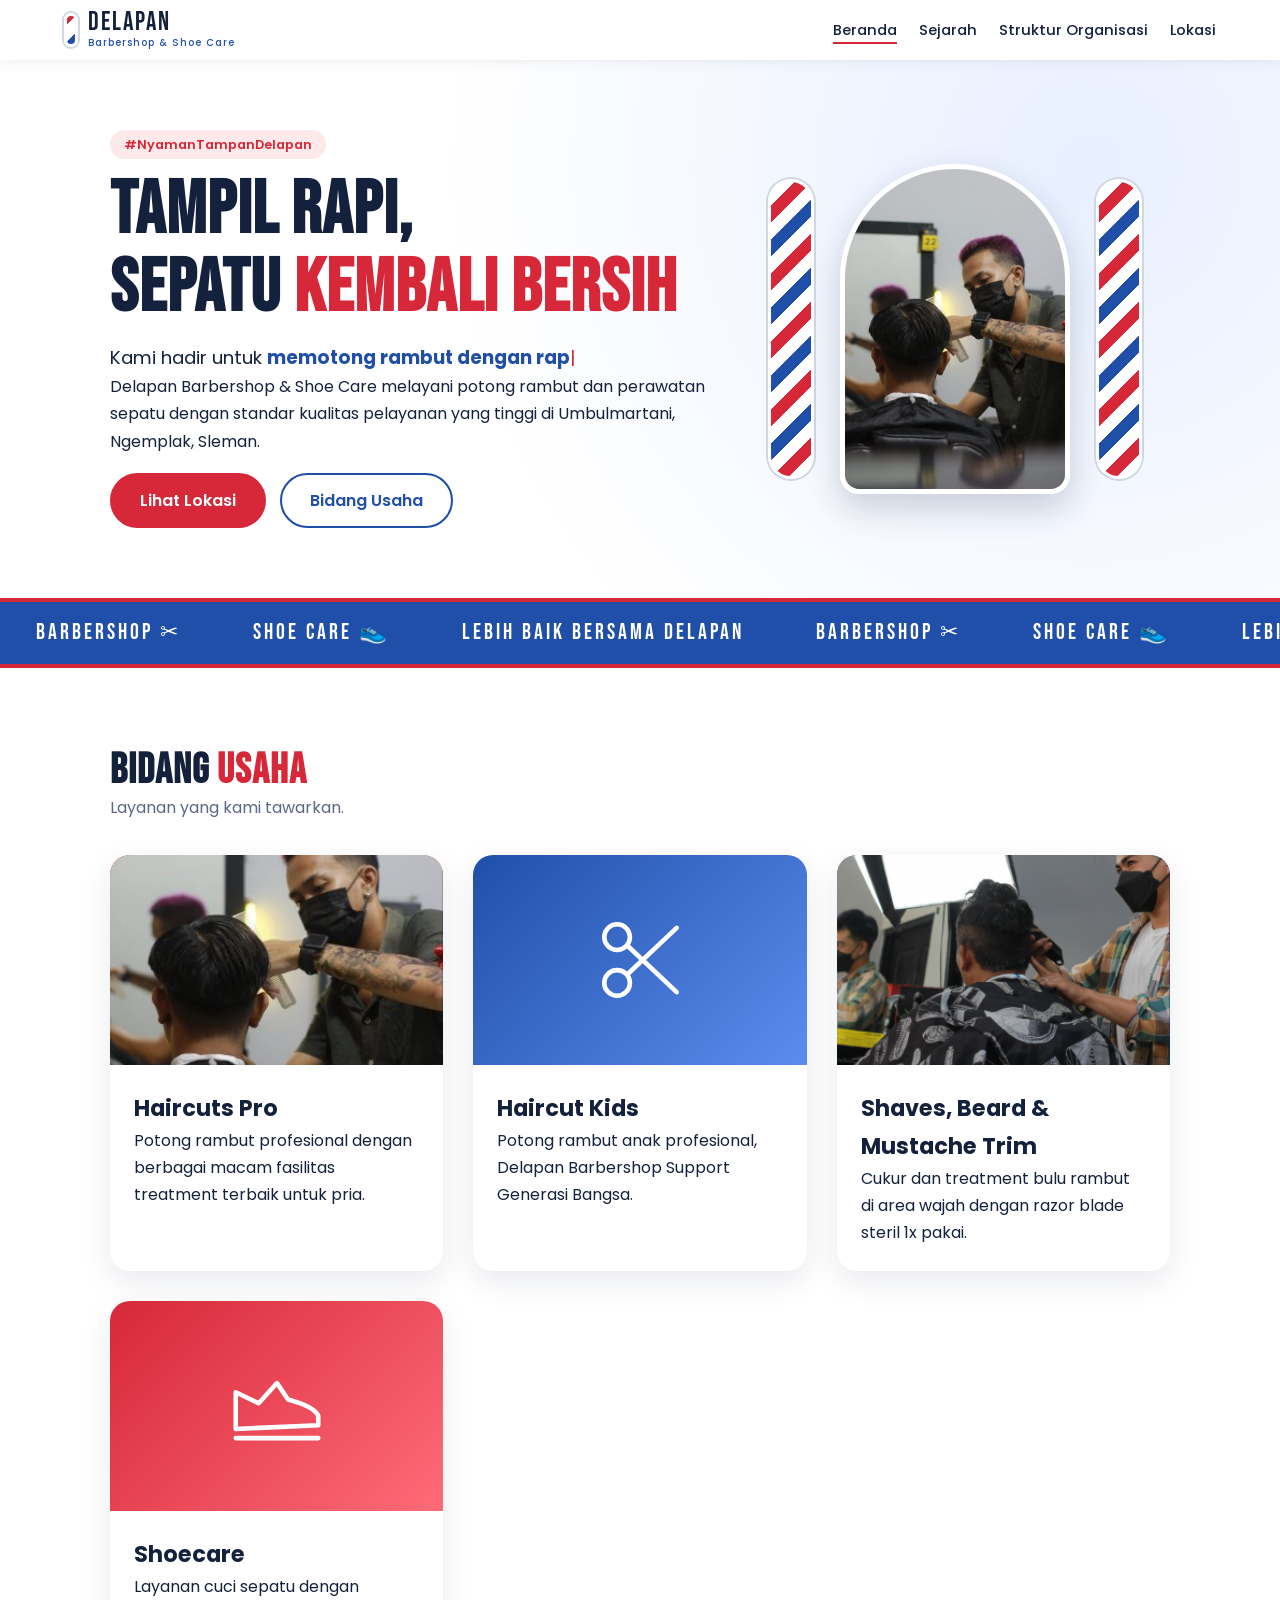
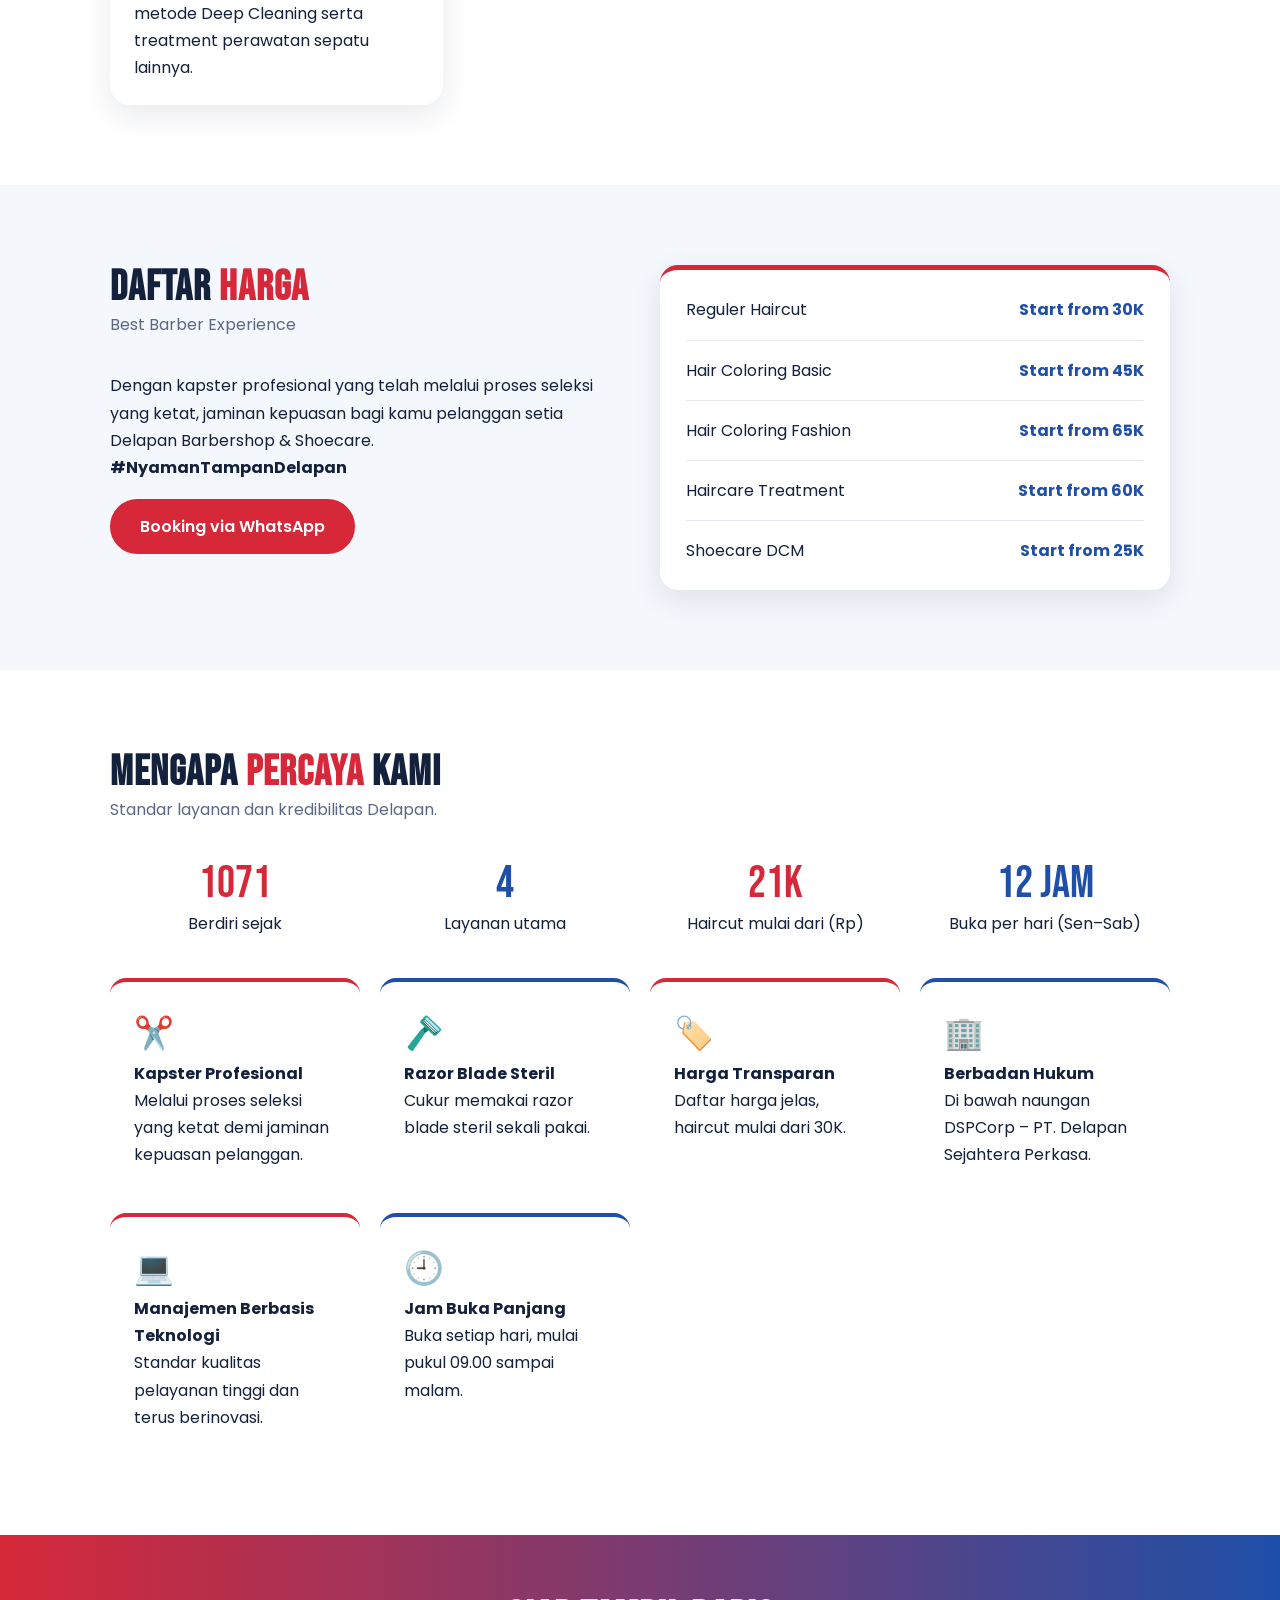
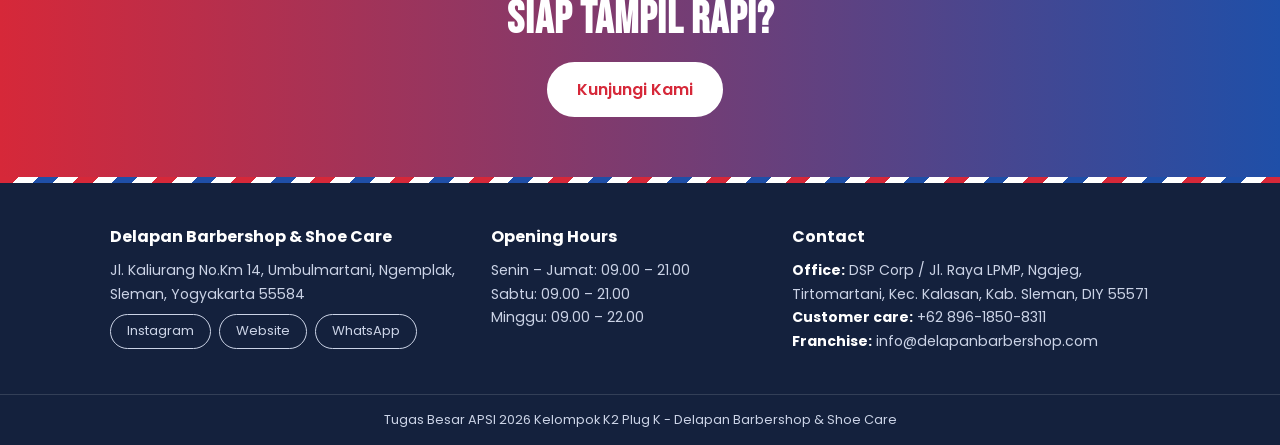
<file: index.html>
<!DOCTYPE html>
<html lang="id"><head><meta charset="UTF-8"><meta name="viewport" content="width=device-width,initial-scale=1">
<title>Beranda | Delapan Barbershop & Shoe Care</title>
<link rel="preconnect" href="https://fonts.googleapis.com">
<link href="https://fonts.googleapis.com/css2?family=Poppins:wght@400;500;600&family=Bebas+Neue&display=swap" rel="stylesheet">
<link rel="stylesheet" href="css/style.css"></head><body>
<div id="progress"></div>
<header><a class="logo" href="index.html"><i class="pole sm"></i><span>DELAPAN<small>Barbershop & Shoe Care</small></span></a>
<button id="menu" aria-label="Menu">☰</button><nav id="nav"><a href="index.html" class=active>Beranda</a><a href="sejarah.html">Sejarah</a><a href="struktur.html">Struktur Organisasi</a><a href="lokasi.html">Lokasi</a></nav></header>

<section class="hero"><div class="wrap hgrid"><div>
<span class="tag rv">#NyamanTampanDelapan</span>
<h1 class="rv">Tampil Rapi, <br>Sepatu <em>Kembali Bersih</em></h1>
<p class="typed rv">Kami hadir untuk <b id="typed"></b><span class="cur">|</span></p>
<p class="rv">Delapan Barbershop & Shoe Care melayani potong rambut dan perawatan sepatu dengan standar kualitas pelayanan yang tinggi di Umbulmartani, Ngemplak, Sleman.</p>
<div class="rv"><a class="btn" href="lokasi.html">Lihat Lokasi</a> <a class="btn ghost" href="#usaha">Bidang Usaha</a></div></div>
<div class="polebox rv"><i class="pole big"></i><img class="himg" src="images/barber1.png" alt="Kapster Delapan Barbershop"><i class="pole big"></i></div></div></section>
<div class="marquee"><div><span>BARBERSHOP ✂</span><span>SHOE CARE 👟</span><span>LEBIH BAIK BERSAMA DELAPAN</span><span>BARBERSHOP ✂</span><span>SHOE CARE 👟</span><span>LEBIH BAIK BERSAMA DELAPAN</span></div></div>
<section id="usaha" class="sec"><div class="wrap"><h2 class="rv">Bidang <em>Usaha</em></h2><p class="sub rv">Layanan yang kami tawarkan.</p>
<div class="cards">
<article class="card rv"><div class="art red"><img src="images/barber1.png" alt="Haircuts Pro" onerror="this.remove()"><svg viewBox="0 0 120 120" fill="none" stroke="#fff" stroke-width="5" stroke-linecap="round" stroke-linejoin="round"><circle cx="35" cy="85" r="14"/><circle cx="35" cy="35" r="14"/><path d="M47 45 100 95M47 75 100 25"/></svg></div><div class="cb"><h3>Haircuts Pro</h3><p>Potong rambut profesional dengan berbagai macam fasilitas treatment terbaik untuk pria.</p></div></article>
<article class="card rv"><div class="art blue"><svg viewBox="0 0 120 120" fill="none" stroke="#fff" stroke-width="5" stroke-linecap="round" stroke-linejoin="round"><circle cx="35" cy="85" r="14"/><circle cx="35" cy="35" r="14"/><path d="M47 45 100 95M47 75 100 25"/></svg></div><div class="cb"><h3>Haircut Kids</h3><p>Potong rambut anak profesional, Delapan Barbershop Support Generasi Bangsa.</p></div></article>
<article class="card rv"><div class="art blue"><img src="images/barber3.png" alt="Shaves, Beard & Mustache Trim" onerror="this.remove()"><svg viewBox="0 0 120 120" fill="none" stroke="#fff" stroke-width="5" stroke-linecap="round" stroke-linejoin="round"><path d="M15 70h70l20-20H35z"/><path d="M85 70v10H25"/></svg></div><div class="cb"><h3>Shaves, Beard & Mustache Trim</h3><p>Cukur dan treatment bulu rambut di area wajah dengan razor blade steril 1x pakai.</p></div></article>
<article class="card rv"><div class="art red"><svg viewBox="0 0 120 120" fill="none" stroke="#fff" stroke-width="5" stroke-linecap="round" stroke-linejoin="round"><path d="M15 85V45l25 12 20-22 12 18c15 4 30 10 33 18v10z"/><path d="M15 95h90"/></svg></div><div class="cb"><h3>Shoecare</h3><p>Layanan cuci sepatu dengan metode Deep Cleaning serta treatment perawatan sepatu lainnya.</p></div></article>
</div></div></section>
<section class="sec soft"><div class="wrap two"><div class="rv"><h2>Daftar <em>Harga</em></h2><p class="sub">Best Barber Experience</p>
<p>Dengan kapster profesional yang telah melalui proses seleksi yang ketat, jaminan kepuasan bagi kamu pelanggan setia Delapan Barbershop & Shoecare.</p><p><b>#NyamanTampanDelapan</b></p><a class="btn" target="_blank" href="https://wa.me/6289618508311">Booking via WhatsApp</a></div>
<ul class="price rv"><li><span>Reguler Haircut</span><i></i><b>Start from 30K</b></li><li><span>Hair Coloring Basic</span><i></i><b>Start from 45K</b></li><li><span>Hair Coloring Fashion</span><i></i><b>Start from 65K</b></li><li><span>Haircare Treatment</span><i></i><b>Start from 60K</b></li><li><span>Shoecare DCM</span><i></i><b>Start from 25K</b></li></ul></div></section>
<section class="sec"><div class="wrap"><h2 class="rv">Mengapa <em>Percaya</em> Kami</h2><p class="sub rv">Standar layanan dan kredibilitas Delapan.</p>
<div class="stats rv"><div><b data-count="2019">0</b><span>Berdiri sejak</span></div><div><b data-count="4">0</b><span>Layanan utama</span></div><div><b data-count="30" data-s="K">0</b><span>Haircut mulai dari (Rp)</span></div><div><b data-count="12" data-s=" jam">0</b><span>Buka per hari (Sen–Sab)</span></div></div>
<div class="trust"><div class="t rv"><i>✂️</i><h4>Kapster Profesional</h4><p>Melalui proses seleksi yang ketat demi jaminan kepuasan pelanggan.</p></div><div class="t rv"><i>🪒</i><h4>Razor Blade Steril</h4><p>Cukur memakai razor blade steril sekali pakai.</p></div><div class="t rv"><i>🏷️</i><h4>Harga Transparan</h4><p>Daftar harga jelas, haircut mulai dari 30K.</p></div><div class="t rv"><i>🏢</i><h4>Berbadan Hukum</h4><p>Di bawah naungan DSPCorp – PT. Delapan Sejahtera Perkasa.</p></div><div class="t rv"><i>💻</i><h4>Manajemen Berbasis Teknologi</h4><p>Standar kualitas pelayanan tinggi dan terus berinovasi.</p></div><div class="t rv"><i>🕘</i><h4>Jam Buka Panjang</h4><p>Buka setiap hari, mulai pukul 09.00 sampai malam.</p></div></div></div></section>
<section class="cta"><div class="wrap rv"><h2>Siap tampil rapi?</h2><a class="btn light" href="lokasi.html">Kunjungi Kami</a></div></section>
<footer><div class="bar"></div><div class="wrap fgrid">
<div><b>Delapan Barbershop & Shoe Care</b><p>Jl. Kaliurang No.Km 14, Umbulmartani, Ngemplak, Sleman, Yogyakarta 55584</p><p class="soc"><a target="_blank" href="https://www.instagram.com/delapanbarbershop.co">Instagram</a><a target="_blank" href="https://delapanbarbershop.com/">Website</a><a target="_blank" href="https://wa.me/6289618508311">WhatsApp</a></p></div>
<div><b>Opening Hours</b><p>Senin – Jumat: 09.00 – 21.00<br>Sabtu: 09.00 – 21.00<br>Minggu: 09.00 – 22.00</p></div>
<div><b>Contact</b><p><b>Office:</b> DSP Corp / Jl. Raya LPMP, Ngajeg, Tirtomartani, Kec. Kalasan, Kab. Sleman, DIY 55571<br><b>Customer care:</b> <a href="https://wa.me/6289618508311" target="_blank">+62 896-1850-8311</a><br><b>Franchise:</b> <a href="mailto:info@delapanbarbershop.com">info@delapanbarbershop.com</a></p></div></div>
<p class="copy">Tugas Besar APSI 2026 Kelompok K2 Plug K - Delapan Barbershop &amp; Shoe Care</p></footer>
<script src="js/script.js"></script></body></html>
</file>
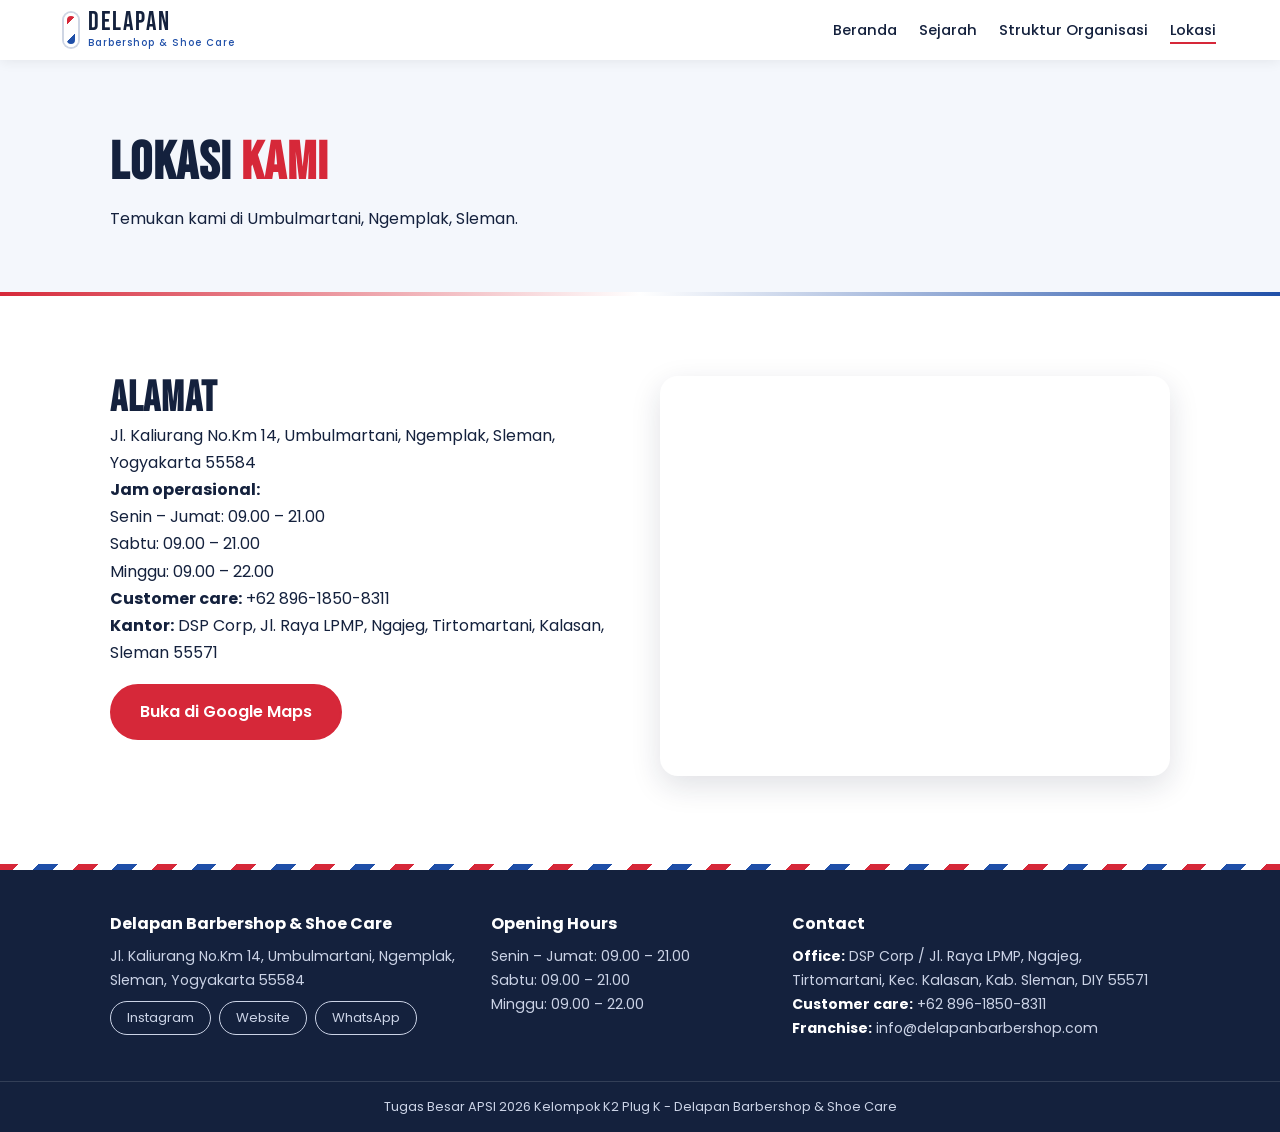
<file: lokasi.html>
<!DOCTYPE html>
<html lang="id"><head><meta charset="UTF-8"><meta name="viewport" content="width=device-width,initial-scale=1">
<title>Lokasi | Delapan Barbershop & Shoe Care</title>
<link rel="preconnect" href="https://fonts.googleapis.com">
<link href="https://fonts.googleapis.com/css2?family=Poppins:wght@400;500;600&family=Bebas+Neue&display=swap" rel="stylesheet">
<link rel="stylesheet" href="css/style.css"></head><body>
<div id="progress"></div>
<header><a class="logo" href="index.html"><i class="pole sm"></i><span>DELAPAN<small>Barbershop & Shoe Care</small></span></a>
<button id="menu" aria-label="Menu">☰</button><nav id="nav"><a href="index.html">Beranda</a><a href="sejarah.html">Sejarah</a><a href="struktur.html">Struktur Organisasi</a><a href="lokasi.html" class=active>Lokasi</a></nav></header>
<section class="phero"><div class="wrap"><h1 class="rv">Lokasi <em>Kami</em></h1><p class="rv">Temukan kami di Umbulmartani, Ngemplak, Sleman.</p></div></section>
<section class="sec"><div class="wrap two"><div class="rv"><h2>Alamat</h2><p>Jl. Kaliurang No.Km 14, Umbulmartani, Ngemplak, Sleman, Yogyakarta 55584</p>
<p><b>Jam operasional:</b><br>Senin – Jumat: 09.00 – 21.00<br>Sabtu: 09.00 – 21.00<br>Minggu: 09.00 – 22.00</p>
<p><b>Customer care:</b> <a href="https://wa.me/6289618508311" target="_blank">+62 896-1850-8311</a><br><b>Kantor:</b> DSP Corp, Jl. Raya LPMP, Ngajeg, Tirtomartani, Kalasan, Sleman 55571</p>
<a class="btn" target="_blank" href="https://www.google.com/maps/search/?api=1&query=Delapan+Barbershop+Shoe+Care+Sombomerten+Maguwoharjo">Buka di Google Maps</a></div>
<div class="map rv"><iframe loading="lazy" title="Peta" src="https://www.google.com/maps?q=Jl.+Kaliurang+No.Km+14,+Umbulmartani,+Ngemplak,+Sleman,+Yogyakarta+55584&output=embed"></iframe></div></div></section>
<footer><div class="bar"></div><div class="wrap fgrid">
<div><b>Delapan Barbershop & Shoe Care</b><p>Jl. Kaliurang No.Km 14, Umbulmartani, Ngemplak, Sleman, Yogyakarta 55584</p><p class="soc"><a target="_blank" href="https://www.instagram.com/delapanbarbershop.co">Instagram</a><a target="_blank" href="https://delapanbarbershop.com/">Website</a><a target="_blank" href="https://wa.me/6289618508311">WhatsApp</a></p></div>
<div><b>Opening Hours</b><p>Senin – Jumat: 09.00 – 21.00<br>Sabtu: 09.00 – 21.00<br>Minggu: 09.00 – 22.00</p></div>
<div><b>Contact</b><p><b>Office:</b> DSP Corp / Jl. Raya LPMP, Ngajeg, Tirtomartani, Kec. Kalasan, Kab. Sleman, DIY 55571<br><b>Customer care:</b> <a href="https://wa.me/6289618508311" target="_blank">+62 896-1850-8311</a><br><b>Franchise:</b> <a href="mailto:info@delapanbarbershop.com">info@delapanbarbershop.com</a></p></div></div>
<p class="copy">Tugas Besar APSI 2026 Kelompok K2 Plug K - Delapan Barbershop &amp; Shoe Care</p></footer>
<script src="js/script.js"></script></body></html>
</file>
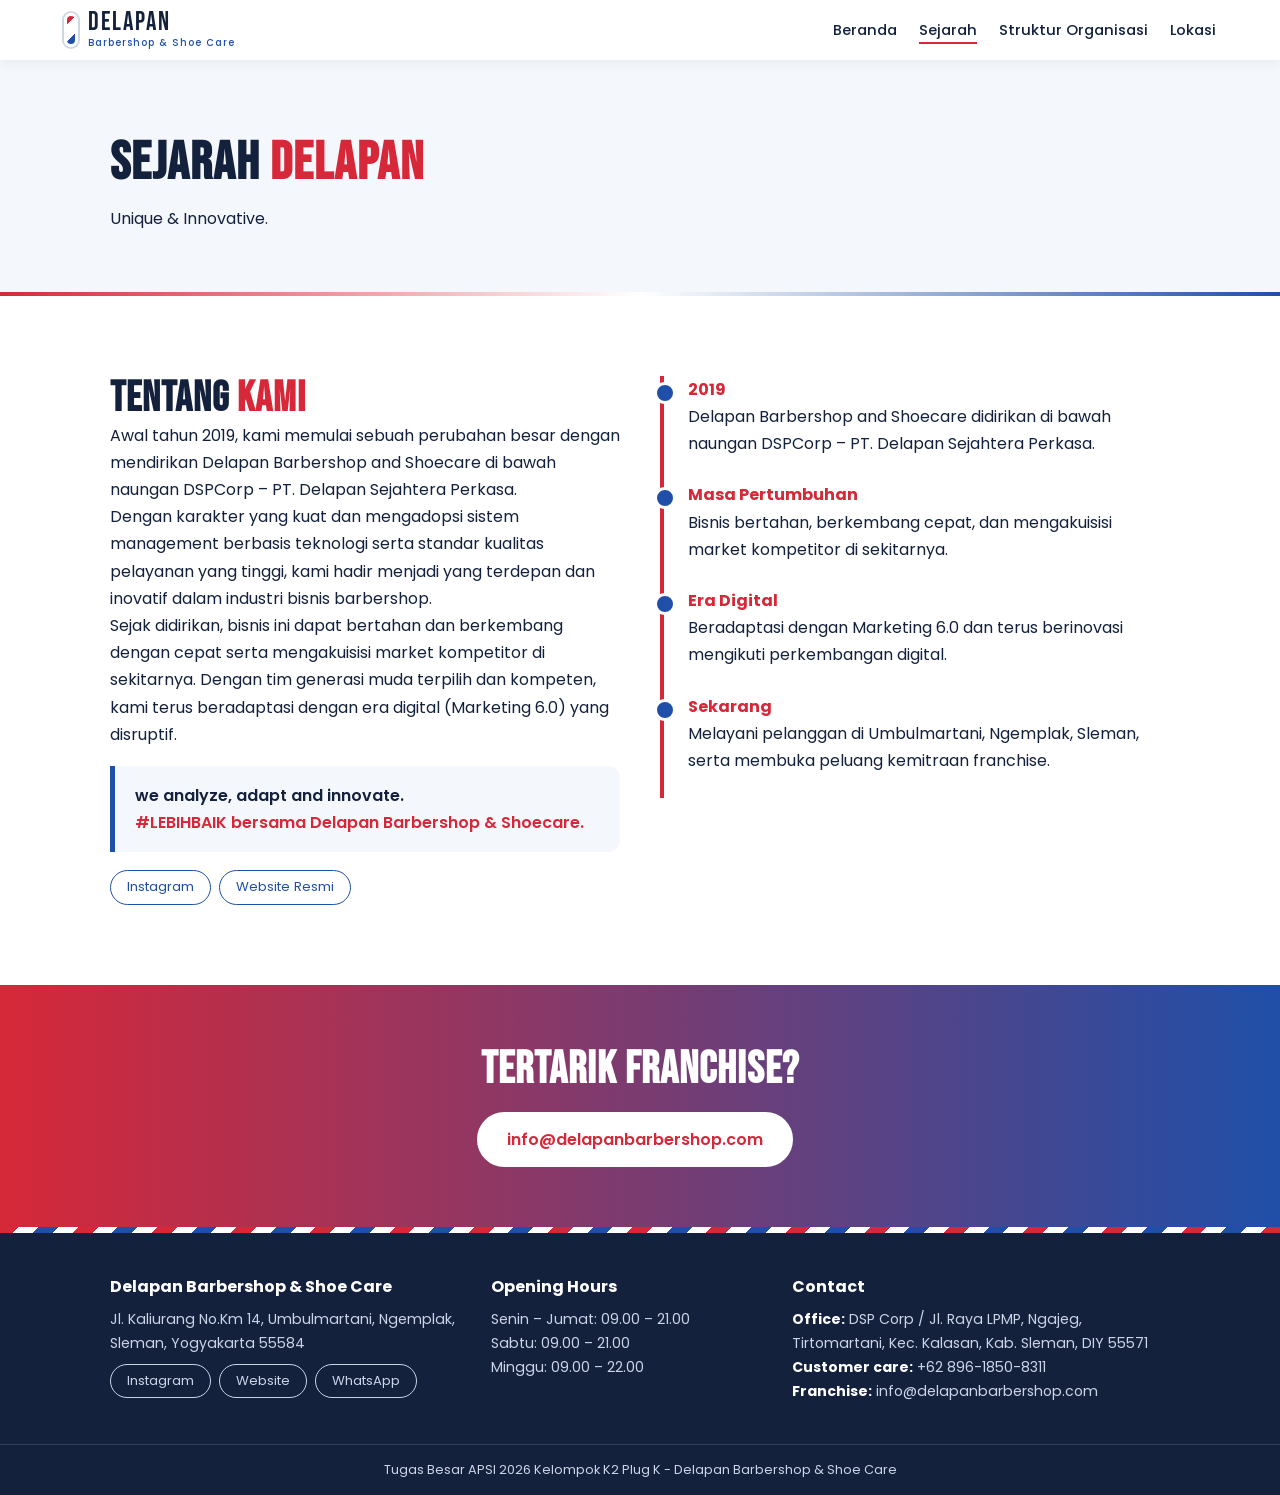
<file: sejarah.html>
<!DOCTYPE html>
<html lang="id"><head><meta charset="UTF-8"><meta name="viewport" content="width=device-width,initial-scale=1">
<title>Sejarah | Delapan Barbershop & Shoe Care</title>
<link rel="preconnect" href="https://fonts.googleapis.com">
<link href="https://fonts.googleapis.com/css2?family=Poppins:wght@400;500;600&family=Bebas+Neue&display=swap" rel="stylesheet">
<link rel="stylesheet" href="css/style.css"></head><body>
<div id="progress"></div>
<header><a class="logo" href="index.html"><i class="pole sm"></i><span>DELAPAN<small>Barbershop & Shoe Care</small></span></a>
<button id="menu" aria-label="Menu">☰</button><nav id="nav"><a href="index.html">Beranda</a><a href="sejarah.html" class=active>Sejarah</a><a href="struktur.html">Struktur Organisasi</a><a href="lokasi.html">Lokasi</a></nav></header>
<section class="phero"><div class="wrap"><h1 class="rv">Sejarah <em>Delapan</em></h1><p class="rv">Unique & Innovative.</p></div></section>
<section class="sec"><div class="wrap two"><div class="rv"><h2>Tentang <em>Kami</em></h2>
<p>Awal tahun 2019, kami memulai sebuah perubahan besar dengan mendirikan Delapan Barbershop and Shoecare di bawah naungan DSPCorp – PT. Delapan Sejahtera Perkasa.</p>
<p>Dengan karakter yang kuat dan mengadopsi sistem management berbasis teknologi serta standar kualitas pelayanan yang tinggi, kami hadir menjadi yang terdepan dan inovatif dalam industri bisnis barbershop.</p>
<p>Sejak didirikan, bisnis ini dapat bertahan dan berkembang dengan cepat serta mengakuisisi market kompetitor di sekitarnya. Dengan tim generasi muda terpilih dan kompeten, kami terus beradaptasi dengan era digital (Marketing 6.0) yang disruptif.</p>
<blockquote>we analyze, adapt and innovate.<br><em>#LEBIHBAIK bersama Delapan Barbershop & Shoecare.</em></blockquote>
<p class="soc"><a target="_blank" href="https://www.instagram.com/delapanbarbershop.co">Instagram</a><a target="_blank" href="https://delapanbarbershop.com/">Website Resmi</a></p></div>
<div class="timeline">
<div class="tl rv"><b>2019</b><p>Delapan Barbershop and Shoecare didirikan di bawah naungan DSPCorp – PT. Delapan Sejahtera Perkasa.</p></div>
<div class="tl rv"><b>Masa Pertumbuhan</b><p>Bisnis bertahan, berkembang cepat, dan mengakuisisi market kompetitor di sekitarnya.</p></div>
<div class="tl rv"><b>Era Digital</b><p>Beradaptasi dengan Marketing 6.0 dan terus berinovasi mengikuti perkembangan digital.</p></div>
<div class="tl rv"><b>Sekarang</b><p>Melayani pelanggan di Umbulmartani, Ngemplak, Sleman, serta membuka peluang kemitraan franchise.</p></div></div></div></section>
<section class="cta"><div class="wrap rv"><h2>Tertarik Franchise?</h2><a class="btn light" href="mailto:info@delapanbarbershop.com">info@delapanbarbershop.com</a></div></section>
<footer><div class="bar"></div><div class="wrap fgrid">
<div><b>Delapan Barbershop & Shoe Care</b><p>Jl. Kaliurang No.Km 14, Umbulmartani, Ngemplak, Sleman, Yogyakarta 55584</p><p class="soc"><a target="_blank" href="https://www.instagram.com/delapanbarbershop.co">Instagram</a><a target="_blank" href="https://delapanbarbershop.com/">Website</a><a target="_blank" href="https://wa.me/6289618508311">WhatsApp</a></p></div>
<div><b>Opening Hours</b><p>Senin – Jumat: 09.00 – 21.00<br>Sabtu: 09.00 – 21.00<br>Minggu: 09.00 – 22.00</p></div>
<div><b>Contact</b><p><b>Office:</b> DSP Corp / Jl. Raya LPMP, Ngajeg, Tirtomartani, Kec. Kalasan, Kab. Sleman, DIY 55571<br><b>Customer care:</b> <a href="https://wa.me/6289618508311" target="_blank">+62 896-1850-8311</a><br><b>Franchise:</b> <a href="mailto:info@delapanbarbershop.com">info@delapanbarbershop.com</a></p></div></div>
<p class="copy">Tugas Besar APSI 2026 Kelompok K2 Plug K - Delapan Barbershop &amp; Shoe Care</p></footer>
<script src="js/script.js"></script></body></html>
</file>
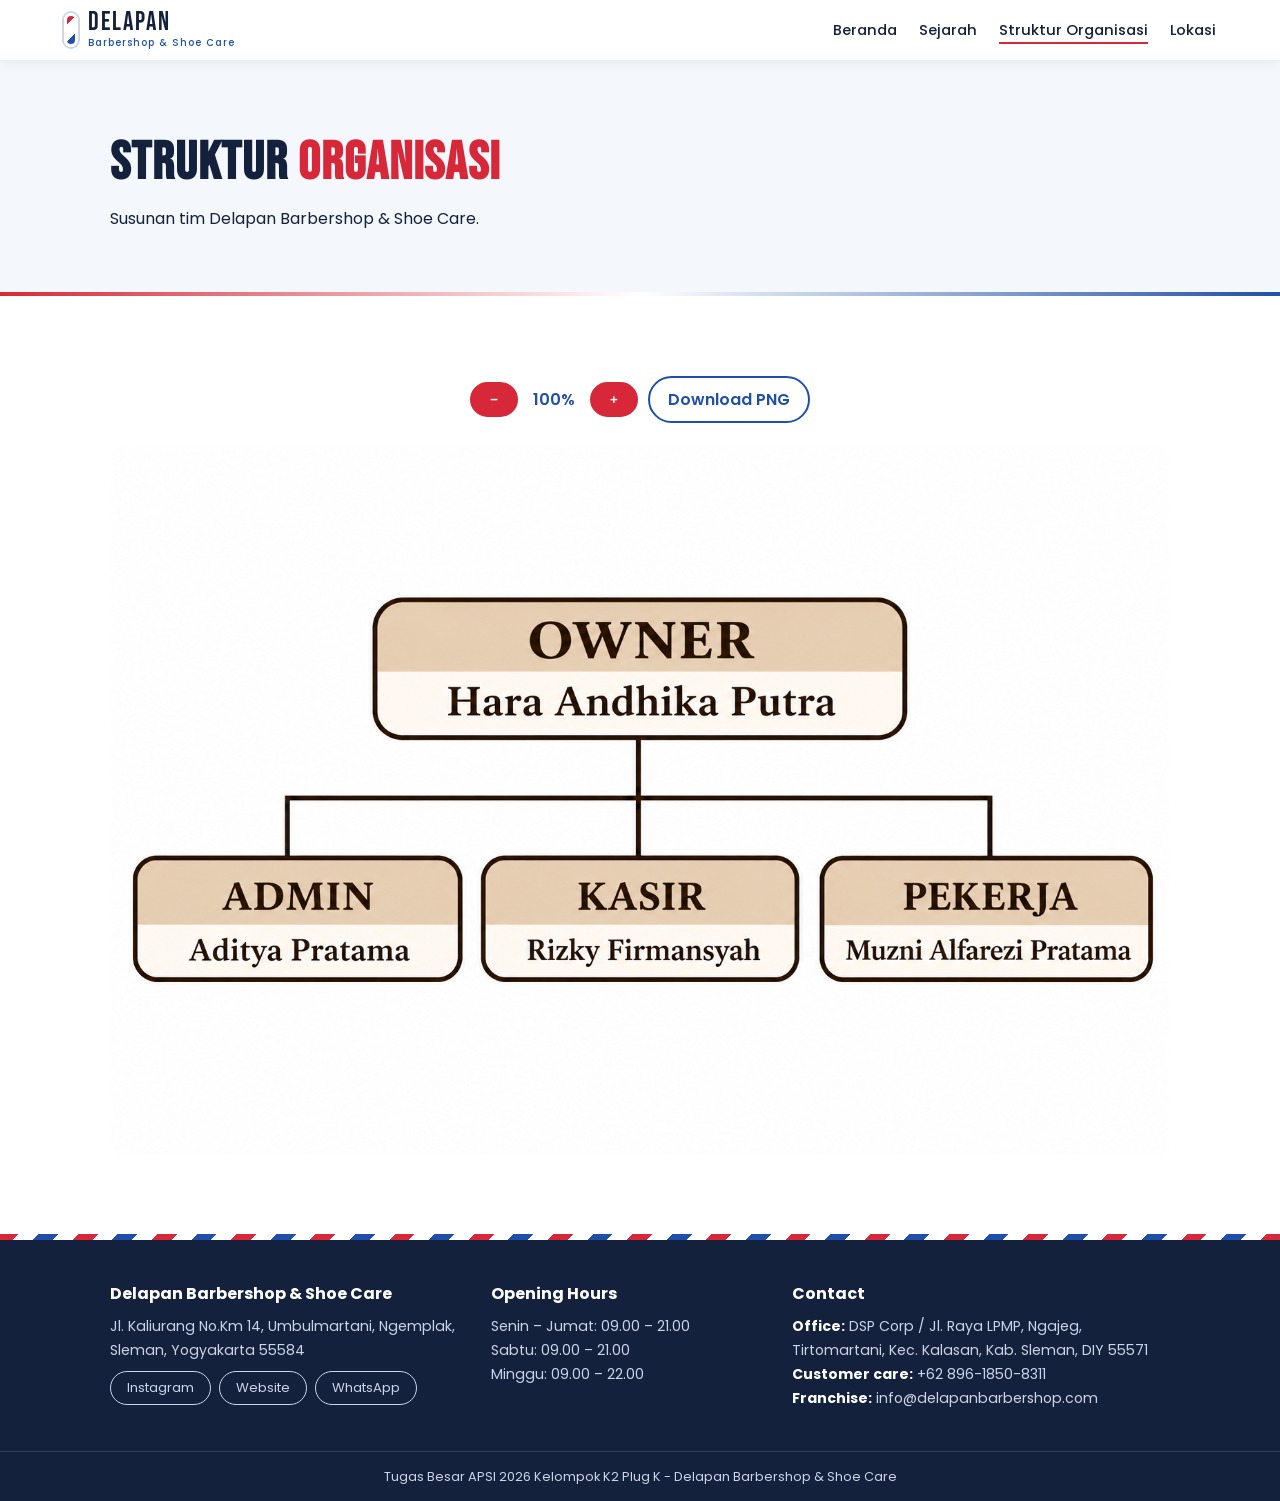
<file: struktur.html>
<!DOCTYPE html>
<html lang="id"><head><meta charset="UTF-8"><meta name="viewport" content="width=device-width,initial-scale=1">
<title>Struktur Organisasi | Delapan Barbershop & Shoe Care</title>
<link rel="preconnect" href="https://fonts.googleapis.com">
<link href="https://fonts.googleapis.com/css2?family=Poppins:wght@400;500;600&family=Bebas+Neue&display=swap" rel="stylesheet">
<link rel="stylesheet" href="css/style.css"></head><body>
<div id="progress"></div>
<header><a class="logo" href="index.html"><i class="pole sm"></i><span>DELAPAN<small>Barbershop & Shoe Care</small></span></a>
<button id="menu" aria-label="Menu">☰</button><nav id="nav"><a href="index.html">Beranda</a><a href="sejarah.html">Sejarah</a><a href="struktur.html" class=active>Struktur Organisasi</a><a href="lokasi.html">Lokasi</a></nav></header>
<section class="phero"><div class="wrap"><h1 class="rv">Struktur <em>Organisasi</em></h1><p class="rv">Susunan tim Delapan Barbershop & Shoe Care.</p></div></section>
<section class="sec"><div class="wrap org">
<div class="org-controls" role="group" aria-label="Kontrol gambar struktur organisasi">
<button class="btn" id="zoom-out" type="button" aria-label="Perkecil gambar">−</button>
<output id="zoom-level" aria-live="polite">100%</output>
<button class="btn" id="zoom-in" type="button" aria-label="Perbesar gambar">+</button>
<a class="btn ghost" href="images/strukturorg.png" download="strukturorg.png">Download PNG</a>
</div>
<div class="org-image-frame"><img id="org-image" src="images/strukturorg.png" alt="Struktur organisasi Delapan Barbershop"></div>
</div></section>
<footer><div class="bar"></div><div class="wrap fgrid">
<div><b>Delapan Barbershop & Shoe Care</b><p>Jl. Kaliurang No.Km 14, Umbulmartani, Ngemplak, Sleman, Yogyakarta 55584</p><p class="soc"><a target="_blank" href="https://www.instagram.com/delapanbarbershop.co">Instagram</a><a target="_blank" href="https://delapanbarbershop.com/">Website</a><a target="_blank" href="https://wa.me/6289618508311">WhatsApp</a></p></div>
<div><b>Opening Hours</b><p>Senin – Jumat: 09.00 – 21.00<br>Sabtu: 09.00 – 21.00<br>Minggu: 09.00 – 22.00</p></div>
<div><b>Contact</b><p><b>Office:</b> DSP Corp / Jl. Raya LPMP, Ngajeg, Tirtomartani, Kec. Kalasan, Kab. Sleman, DIY 55571<br><b>Customer care:</b> <a href="https://wa.me/6289618508311" target="_blank">+62 896-1850-8311</a><br><b>Franchise:</b> <a href="mailto:info@delapanbarbershop.com">info@delapanbarbershop.com</a></p></div></div>
<p class="copy">Tugas Besar APSI 2026 Kelompok K2 Plug K - Delapan Barbershop &amp; Shoe Care</p></footer>
<script src="js/script.js"></script></body></html>
</file>
<file: css/style.css>
:root{--red:#d62839;--blue:#1f4fa8;--ink:#14213d;--soft:#f4f7fc}
*{box-sizing:border-box;margin:0;padding:0}html{scroll-behavior:smooth}
body{font-family:Poppins,sans-serif;color:var(--ink);background:#fff;line-height:1.7}
a{color:inherit;text-decoration:none}.wrap{max-width:1100px;margin:auto;padding:0 20px}
em{color:var(--red);font-style:normal}
#progress{position:fixed;top:0;left:0;height:4px;width:0;z-index:99;background:linear-gradient(90deg,var(--red),var(--blue))}
header{position:sticky;top:0;z-index:50;display:flex;justify-content:space-between;align-items:center;padding:10px 5%;background:rgba(255,255,255,.93);backdrop-filter:blur(8px);box-shadow:0 2px 12px #0001}
.logo{display:flex;align-items:center;gap:10px;font-family:'Bebas Neue';font-size:1.6rem;letter-spacing:2px;line-height:1}
.logo small{display:block;font:500 .6rem Poppins;letter-spacing:1px;color:var(--blue)}
nav a{margin-left:22px;font-weight:500;font-size:.92rem;position:relative}
nav a::after{content:"";position:absolute;left:0;bottom:-4px;height:2px;width:0;background:var(--red);transition:.3s}
nav a:hover::after,nav a.active::after{width:100%}#menu{display:none;background:none;border:0;font-size:1.6rem}
.pole{display:block;border-radius:30px;border:3px solid #fff;box-shadow:0 0 0 2px #cfd6e4;background:repeating-linear-gradient(-45deg,var(--red) 0 12px,#fff 12px 24px,var(--blue) 24px 36px,#fff 36px 48px);background-size:100% 68px;animation:spin 1.4s linear infinite}
.pole.sm{width:14px;height:34px}.pole.big{width:46px;height:260px}
@keyframes spin{to{background-position:0 68px}}
.hero{padding:70px 0;background:radial-gradient(circle at 85% 20%,#e8efff,transparent 55%)}
.hgrid{display:grid;grid-template-columns:1.4fr 1fr;gap:30px;align-items:center}
.tag{display:inline-block;padding:4px 14px;border-radius:20px;background:#fde8ea;color:var(--red);font-size:.8rem;font-weight:600}
h1{font-family:'Bebas Neue';font-size:clamp(2.6rem,6vw,4.6rem);line-height:1.05;margin:14px 0;letter-spacing:1px}
.typed{font-size:1.15rem}.typed b{color:var(--blue)}.cur{animation:blink 1s infinite;color:var(--red)}
@keyframes blink{50%{opacity:0}}
.btn{display:inline-block;margin:18px 10px 0 0;padding:12px 28px;border-radius:30px;background:var(--red);color:#fff;font-weight:600;transition:.3s;border:2px solid var(--red)}
.btn:hover{transform:translateY(-3px);box-shadow:0 8px 20px #d6283955}
.btn.ghost{background:#fff;color:var(--blue);border-color:var(--blue)}.btn.light{background:#fff;color:var(--red);border-color:#fff}
.polebox{display:flex;justify-content:center;gap:26px;animation:float 4s ease-in-out infinite}
@keyframes float{50%{transform:translateY(-14px)}}
.marquee{overflow:hidden;background:var(--blue);color:#fff;padding:12px 0;border-block:4px solid var(--red)}
.marquee div{display:flex;width:max-content;animation:slide 25s linear infinite}
.marquee span{padding:0 36px;font-family:'Bebas Neue';font-size:1.4rem;letter-spacing:3px}
@keyframes slide{to{transform:translateX(-50%)}}
.sec{padding:80px 0}.soft{background:var(--soft)}
h2{font-family:'Bebas Neue';font-size:2.6rem;letter-spacing:1px;line-height:1.1}.sub{color:#5b6785;margin-bottom:34px}
.cards{display:grid;grid-template-columns:repeat(auto-fit,minmax(300px,1fr));gap:30px}
.card{border-radius:20px;overflow:hidden;background:#fff;box-shadow:0 10px 30px #14213d18;transition:.4s}
.card:hover{transform:translateY(-8px)}
.art{height:210px;position:relative;display:grid;place-items:center}.art.red{background:linear-gradient(135deg,var(--red),#ff6b78)}.art.blue{background:linear-gradient(135deg,var(--blue),#5b8def)}
.art svg{width:110px}.art img{position:absolute;inset:0;width:100%;height:100%;object-fit:cover}
.cb{padding:24px}.cb h3{font-size:1.4rem}.cb ul{margin:12px 0 0 20px;color:#44506e}
.stats{display:grid;grid-template-columns:repeat(auto-fit,minmax(170px,1fr));gap:20px;text-align:center;margin-bottom:40px}
.stats b{display:block;font:2.8rem 'Bebas Neue';color:var(--red)}.stats div:nth-child(even) b{color:var(--blue)}
.trust{display:grid;grid-template-columns:repeat(auto-fit,minmax(240px,1fr));gap:20px}
.t{background:#fff;padding:24px;border-radius:16px;border-top:4px solid var(--red);transition:.3s}.t:nth-child(even){border-color:var(--blue)}
.t:hover{transform:translateY(-6px);box-shadow:0 10px 24px #14213d18}.t i{font-style:normal;font-size:2rem}
.cta{padding:60px 0;text-align:center;color:#fff;background:linear-gradient(90deg,var(--red),var(--blue))}.cta h2{font-size:2.8rem}
.phero{padding:60px 0;background:var(--soft);border-bottom:4px solid;border-image:linear-gradient(90deg,var(--red),#fff,var(--blue)) 1}
.phero h1{font-size:3.4rem}.two{display:grid;grid-template-columns:1fr 1fr;gap:40px;align-items:start}
.timeline{border-left:4px solid var(--red);padding-left:24px}.tl{margin-bottom:24px;position:relative}
.tl::before{content:"";position:absolute;left:-34px;top:6px;width:16px;height:16px;border-radius:50%;background:var(--blue);border:3px solid #fff}.tl b{color:var(--red)}
.org{text-align:center}.row{display:flex;justify-content:center;gap:20px;flex-wrap:wrap}
.org-controls{display:flex;align-items:center;justify-content:center;gap:10px;flex-wrap:wrap;margin-bottom:24px}
.org-controls .btn{margin:0;padding:8px 18px;cursor:pointer}
.org-controls output{display:inline-block;min-width:52px;font-weight:600;color:var(--blue)}
.org-image-frame{overflow:auto;border-radius:12px}
.org-image-frame img{display:block;width:100%;height:auto;transform-origin:top left;transition:transform .2s}
.node{display:inline-block;min-width:210px;padding:16px 22px;border-radius:14px;color:#fff;margin:4px}
.node.red{background:var(--red)}.node.blue{background:var(--blue)}.node b,.node span{display:block}.node span{font-size:.85rem;opacity:.85}
.ln{display:block;width:3px;height:28px;background:#cfd6e4;margin:auto}.note{margin-top:30px;color:#5b6785;font-size:.85rem}
.map iframe{width:100%;height:400px;border:0;border-radius:18px;box-shadow:0 10px 30px #14213d22}
footer{background:var(--ink);color:#cbd3e6}.bar{height:6px;background:repeating-linear-gradient(-45deg,var(--red) 0 14px,#fff 14px 28px,var(--blue) 28px 42px,#fff 42px 56px)}
.fgrid{display:grid;grid-template-columns:repeat(auto-fit,minmax(220px,1fr));gap:30px;padding:40px 20px}.fgrid b{color:#fff}.fgrid a:hover{color:var(--red)}
.copy{text-align:center;padding:14px;border-top:1px solid #ffffff22;font-size:.8rem}
.rv{opacity:0;transform:translateY(34px);transition:opacity .8s,transform .8s}.rv.in{opacity:1;transform:none}
@media(max-width:800px){.hgrid,.two{grid-template-columns:1fr}.polebox{display:none}#menu{display:block}
nav{display:none;position:absolute;top:100%;left:0;right:0;background:#fff;padding:10px 5%;box-shadow:0 8px 16px #0002}nav.open{display:block}nav a{display:block;margin:10px 0}}
@media(prefers-reduced-motion:reduce){*{animation:none!important;transition:none!important}.rv{opacity:1;transform:none}}
.himg{width:230px;height:330px;object-fit:cover;border-radius:120px 120px 20px 20px;border:5px solid #fff;box-shadow:0 14px 34px #14213d33;align-self:center}
.polebox{align-items:center}.pole.big{height:300px}
.price{list-style:none;background:#fff;border-radius:18px;padding:10px 26px;box-shadow:0 10px 30px #14213d18;border-top:5px solid var(--red)}
.price li{display:flex;align-items:center;gap:10px;padding:16px 0;border-bottom:1px solid #e3e8f2}.price li:last-child{border:0}
.price i{flex:1}.price b{color:var(--blue);white-space:nowrap}.price li:hover span{color:var(--red)}
.soc{display:flex;gap:8px;flex-wrap:wrap;margin-top:14px}.soc a{padding:5px 16px;border:1px solid currentColor;border-radius:20px;font-size:.82rem;transition:.3s}
.soc a:hover{background:var(--red);border-color:var(--red);color:#fff}.sec .soc a{color:var(--blue)}
blockquote{margin:18px 0;padding:16px 20px;border-left:5px solid var(--blue);background:var(--soft);border-radius:0 12px 12px 0;font-weight:600}
.node img{display:block;width:120px;height:150px;object-fit:cover;border-radius:12px;margin:0 auto 10px;border:3px solid #fff}
.fgrid{grid-template-columns:1.3fr 1fr 1.4fr}.fgrid p{font-size:.88rem;margin-top:8px}
@media(max-width:800px){.fgrid{grid-template-columns:1fr}}
</file>
